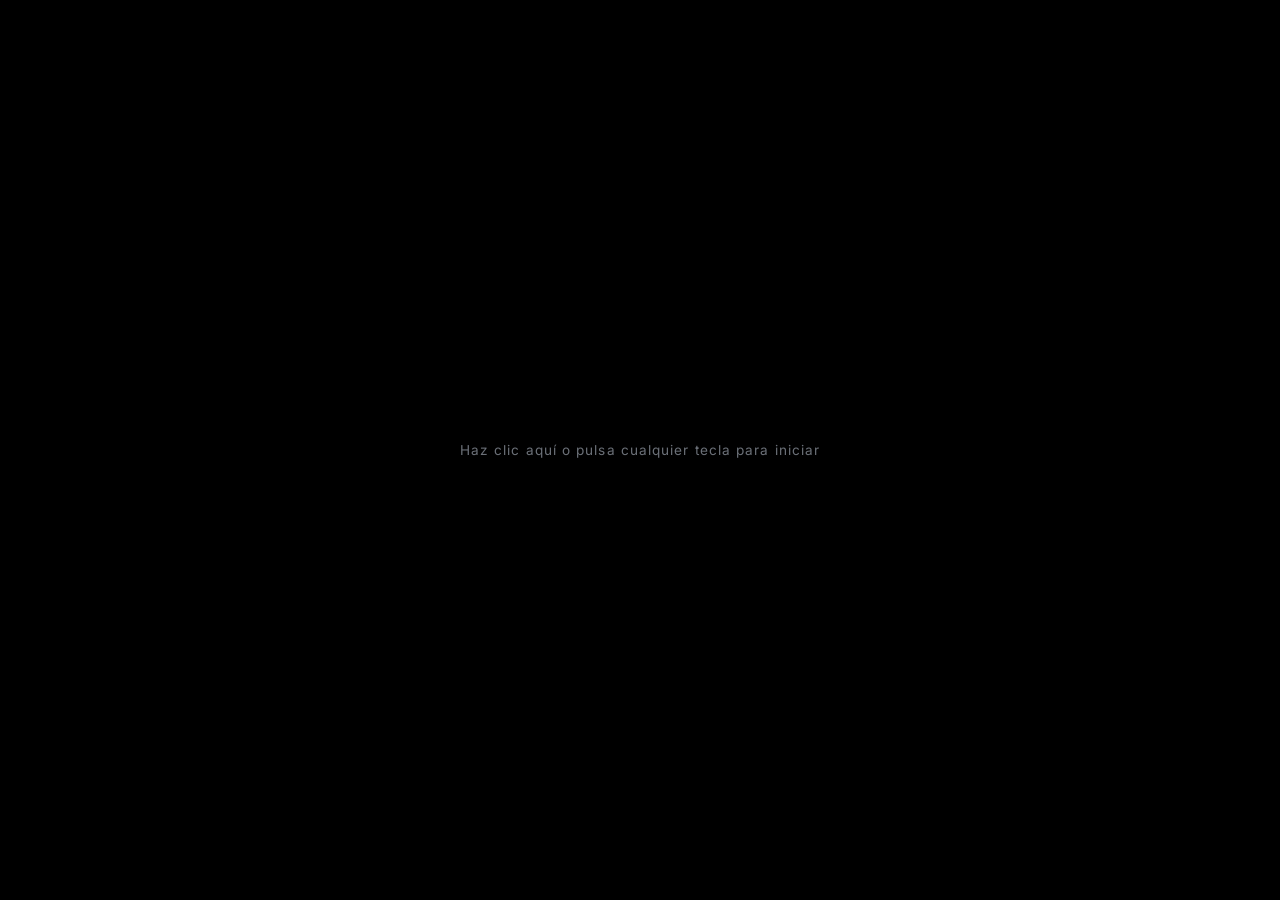
<file: index.html>
<!DOCTYPE html>
<html lang="es">
<head>
<meta charset="UTF-8">
<meta name="viewport" content="width=device-width, initial-scale=1.0">
<title>Cargando — Portafolio</title>
<link rel="stylesheet" href="style.css">
<style>
  body {
    margin: 0;
    background: #000;
    height: 100vh;
    overflow: hidden; 
    display: flex;
    align-items: center;
    justify-content: center;
  }
  video {
    position: absolute;
    width: 100%;
    height: 100%;
    object-fit: cover;
    opacity: 0;
    transition: opacity 0.4s ease;
    z-index: 1;
  }
  .start-screen {
    position: absolute;
    inset: 0;
    z-index: 10;
    background: #000;
    display: flex;
    align-items: center;
    justify-content: center;
  }
  .start-btn {
    background: none;
    border: none;
    color: var(--dim, #6b7078);
    font-family: inherit;
    font-size: 0.85rem;
    letter-spacing: 0.08em;
    cursor: pointer;
    animation: promptBlink 1.6s ease-in-out infinite;
    padding: 20px; 
    width: 100%;
    height: 100%;
  }
  @keyframes promptBlink {
    0%, 100% { opacity: 0; }
    50% { opacity: 1; }
  }
  .skip {
    position: fixed;
    top: 20px;
    right: 24px;
    font-size: 0.75rem;
    color: var(--dim, #6b7078);
    letter-spacing: 0.04em;
    z-index: 30;
    padding: 8px;
    display: none;
    background: none;
    border: none;
    cursor: pointer;
    transition: color 0.2s ease;
  }
  .skip:hover { color: var(--cyan, #4d9fff); }
  .fade-out {
    animation: fadeOutAll 0.6s ease forwards;
  }
  @keyframes fadeOutAll {
    to { opacity: 0; }
  }
</style>
</head>
<body id="boot-body">

  <!-- Reproductores de audio: viven en esta página, y cada página del sitio
       tiene su propia copia. xmb.js sincroniza la posición de audio-bg
       entre páginas usando sessionStorage para que no se sienta "cortado". -->
  <audio id="audio-bg" src="assets/bg-sound.mp3" loop></audio>
  <audio id="audio-click" src="assets/click.mp3"></audio>
  <audio id="audio-back" src="assets/back.mp3"></audio>
  <audio id="audio-hover" src="assets/hover.mp3"></audio>

  <button class="skip" id="skip-btn">Saltar intro ▸</button>

  <div class="start-screen" id="start-screen">
    <button class="start-btn" id="start-btn">Haz clic aquí o pulsa cualquier tecla para iniciar</button>
  </div>

  <video id="intro-video" playsinline>
    <source src="assets/ps2-intro.mp4" type="video/mp4">
  </video>

  <script src="xmb.js"></script>
  <script>
    const startScreen = document.getElementById('start-screen');
    const startBtn = document.getElementById('start-btn');
    const video = document.getElementById('intro-video');
    const skipBtn = document.getElementById('skip-btn');
    const bootBody = document.getElementById('boot-body');
    
    let hasStarted = false;
    let navigated = false;

    // Enciende la música de fondo (esto SÍ es un gesto real del usuario,
    // así que el navegador lo permite sin restricciones).
    function unlockAudio() {
      try { 
        const bg = document.getElementById('audio-bg');
        if (bg && bg.paused) { 
          bg.volume = 0.4; 
          bg.play().catch(e => console.warn("Audio bloqueado por navegador")); 
        }
      } catch(e){ console.error("Error de audio."); } 
    }

    function goToHub() {
      if (navigated) return;
      navigated = true;
      unlockAudio(); // Por si saltan la intro muy rápido
      try { 
        const click = document.getElementById('audio-click');
        if(click) { click.currentTime = 0; click.play(); }
      } catch(e){} 
      
      bootBody.classList.add('fade-out');
      setTimeout(() => { window.location.href = 'inicio.html'; }, 550);
    }

    function startSequence() {
      if (hasStarted) return;
      hasStarted = true;

      unlockAudio(); // Este es el clic clave que arranca todo el sonido

      startScreen.style.display = 'none';
      skipBtn.style.display = 'block';

      video.style.opacity = '1';
      video.play().catch(error => {
        goToHub(); 
      });
    }

    startBtn.addEventListener('click', startSequence);
    startScreen.addEventListener('click', startSequence); 
    document.addEventListener('keydown', startSequence);

    video.addEventListener('ended', goToHub);
    skipBtn.addEventListener('click', (e) => {
      e.stopPropagation();
      goToHub();
    });
  </script>
</body>
</html>
</file>
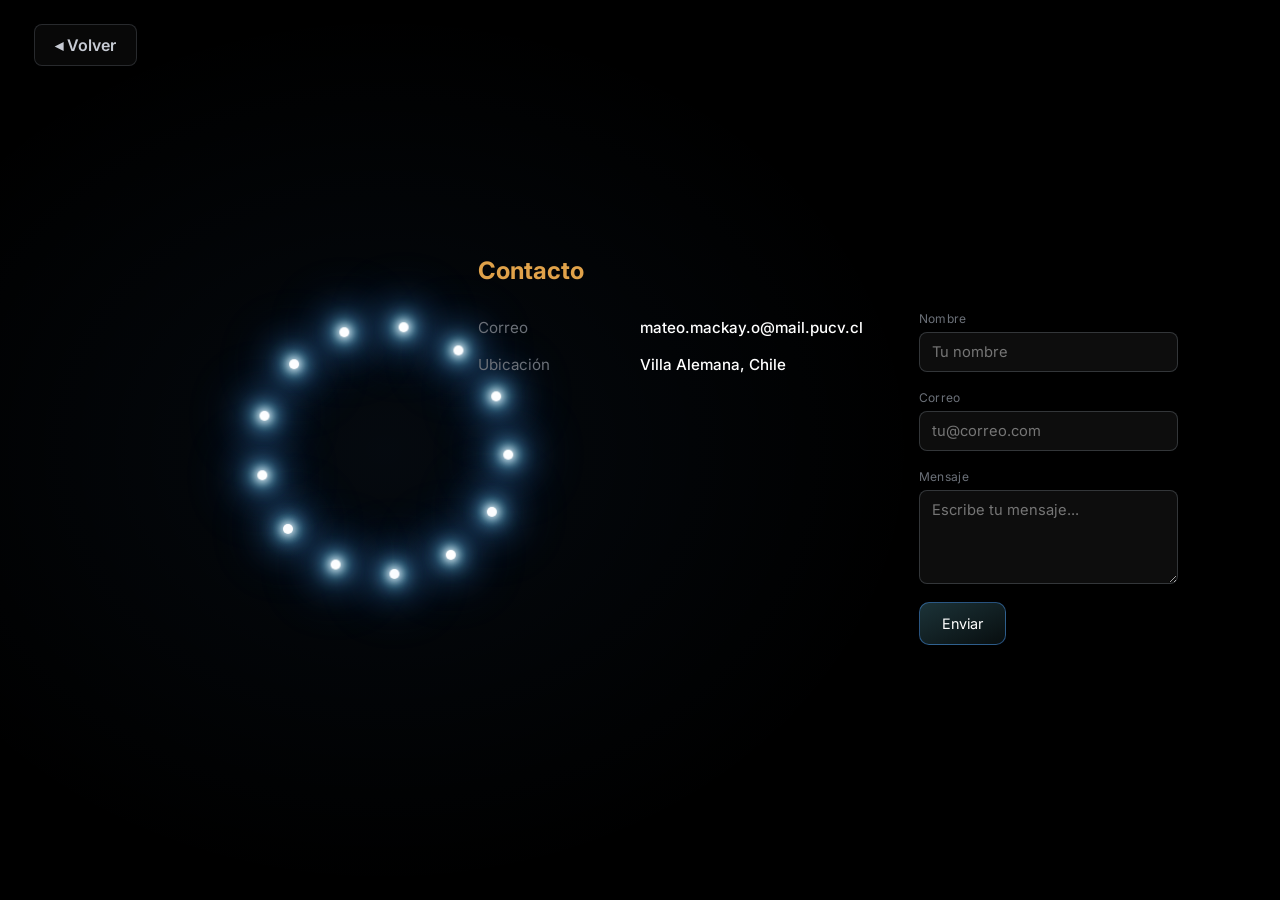
<file: contacto.html>
<!DOCTYPE html>
<html lang="es">
<head>
<meta charset="UTF-8">
<meta name="viewport" content="width=device-width, initial-scale=1.0">
<title>Contacto — Portafolio</title>
<link rel="stylesheet" href="style.css">
</head>
<body>
  <!-- Reproductores de audio (locales a esta página) -->
  <audio id="audio-bg" src="assets/bg-sound.mp3" loop></audio>
  <audio id="audio-click" src="assets/click.mp3"></audio>
  <audio id="audio-back" src="assets/back.mp3"></audio>
  <audio id="audio-hover" src="assets/hover.mp3"></audio>

  <a href="inicio.html" class="back-link">◂ Volver</a>

  <div class="page">
    <div class="stage">
      <div class="content-block wide">
        <h1 class="panel-title">Contacto</h1>

        <div class="contact-grid">
          <div class="contact-list">
            <div class="kv-row"><span class="k">Correo</span><span class="v">mateo.mackay.o@mail.pucv.cl</span></div>
            <div class="kv-row"><span class="k">Ubicación</span><span class="v">Villa Alemana, Chile</span></div>
          </div>

          <form id="contact-form" onsubmit="return false;">
            <div class="field">
              <label for="name">Nombre</label>
              <input id="name" type="text" placeholder="Tu nombre" required>
            </div>
            <div class="field">
              <label for="email">Correo</label>
              <input id="email" type="email" placeholder="tu@correo.com" required>
            </div>
            <div class="field">
              <label for="msg">Mensaje</label>
              <textarea id="msg" rows="4" placeholder="Escribe tu mensaje..." required></textarea>
            </div>
            <button class="submit-btn" type="submit">Enviar</button>
          </form>
        </div>
      </div>
    </div>
  </div>

  <script src="xmb.js"></script>
  <script>
    document.addEventListener('keydown', (e) => {
      if (e.key === 'Escape' || e.key === 'Backspace') {
        if(window.sysAudio) window.sysAudio.back(); 
        setTimeout(() => {
          window.location.href = 'inicio.html';
        }, 250);
      }
    });

    document.getElementById('contact-form').addEventListener('submit', () => {
      alert('Formulario de ejemplo: conecta esto a un servicio de envío de correos (Formspree, EmailJS, etc.) para que funcione de verdad.');
    });
  </script>
</body>
</html>
</file>
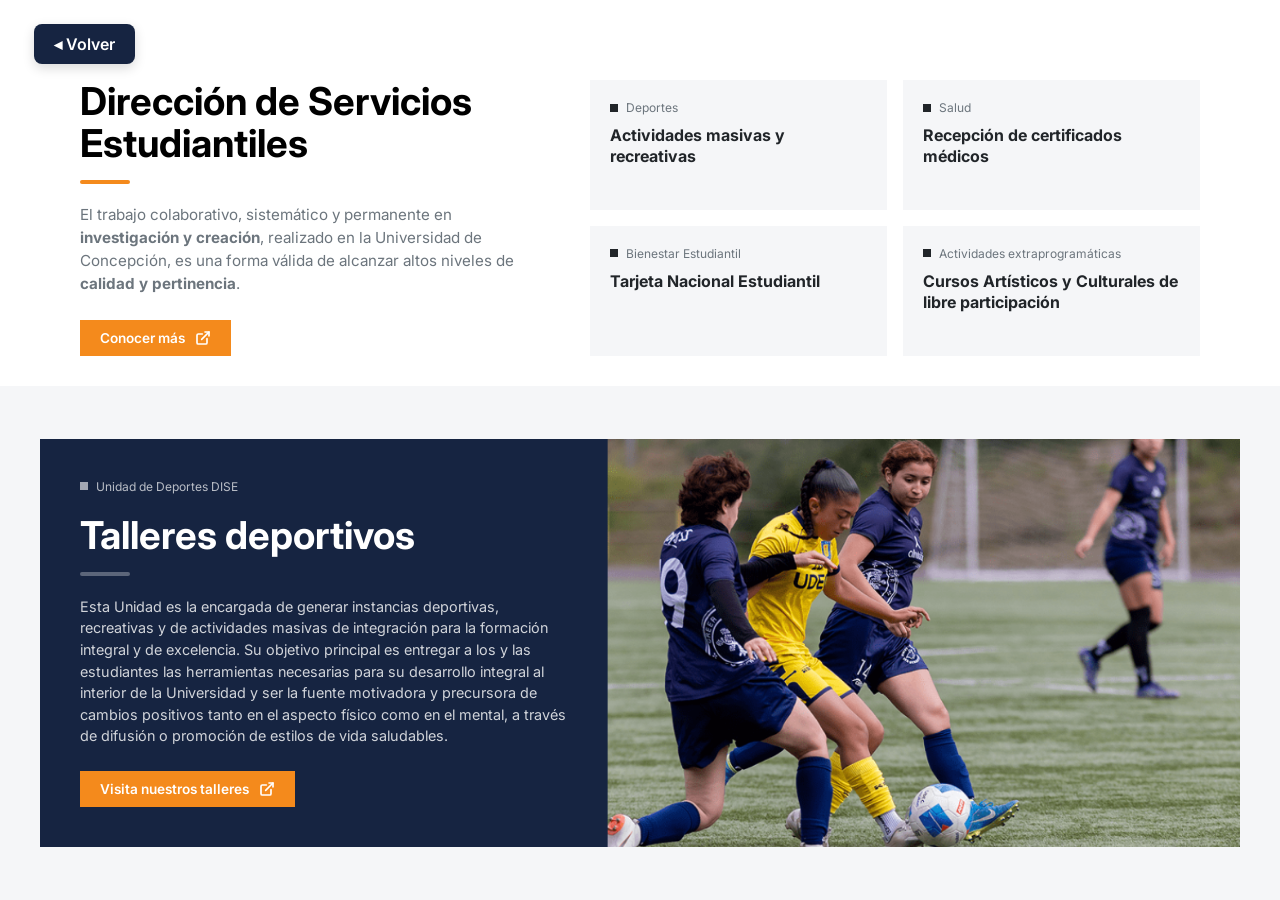
<file: ejercicio-1.html>
<!DOCTYPE html>
<html lang="es">
<head>
<meta charset="UTF-8">
<meta name="viewport" content="width=device-width, initial-scale=1.0">
<title>Réplica Servicios Estudiantiles — Portafolio</title>
<link rel="stylesheet" href="style.css">
<style>
  /* --- 1. APAGAR EL ENTORNO XMB Y BLOQUEAR SCROLL --- */
  .xmb-bg, .status-corner { display: none !important; }
  
  body, html {
    background-color: #ffffff !important;
    overflow: hidden !important; /* Bloquea el scroll por completo */
    height: 100vh !important; /* Fija la altura al 100% de la ventana */
    margin: 0;
    padding: 0;
  }

  /* --- 2. ADAPTAR EL BOTÓN VOLVER --- */
  .back-link {
    background-color: #162441 !important; 
    color: #ffffff !important;
    border: none !important;
    box-shadow: 0 4px 12px rgba(0,0,0,0.15);
    z-index: 100;
  }
  .back-link:hover {
    background-color: #f48a1c !important; 
    transform: translateX(-4px);
  }

  /* --- 3. VARIABLES Y ESTRUCTURA MAESTRA --- */
  :root {
    --replica-orange: #f48a1c;
    --replica-dark-blue: #162441;
    --replica-light-grey: #f5f6f8;
    --replica-text-dark: #212529;
    --replica-text-grey: #6c757d;
  }

  .replica-wrapper {
    width: 100vw;
    height: 100vh; /* Ocupa exactamente toda la pantalla */
    display: flex;
    flex-direction: column; /* Apila arriba y abajo */
    font-family: 'Inter', 'Segoe UI', sans-serif;
    color: var(--replica-text-dark);
  }

  /* --- 4. SECCIÓN SUPERIOR (Se ajusta al contenido) --- */
  .replica-container-centered {
    max-width: 1200px;
    width: 100%;
    margin: 0 auto;
    padding: 80px 40px 30px; /* Padding top deja espacio al botón volver */
    flex-shrink: 0; /* Evita que esta sección se aplaste */
  }

  .replica-section-top {
    display: flex;
    gap: 40px;
  }

  .replica-left-header {
    flex: 1;
    min-width: 300px;
  }

  .replica-left-header h1 {
    font-weight: 700;
    font-size: clamp(2rem, 3vw, 2.6rem); /* Ligeramente más pequeño para no desbordar */
    margin: 0 0 16px;
    line-height: 1.1;
    color: #000;
  }

  .replica-hr-top {
    border: none;
    height: 4px;
    background-color: var(--replica-orange);
    width: 50px;
    margin: 0 0 20px;
    border-radius: 2px;
  }

  .replica-left-header p {
    color: var(--replica-text-grey);
    font-size: 0.95rem;
    line-height: 1.5;
    margin: 0 0 24px;
  }

  .replica-grid-top {
    flex: 1.3;
    display: grid;
    grid-template-columns: repeat(2, 1fr);
    gap: 16px;
  }

  .replica-card-top {
    background-color: var(--replica-light-grey);
    padding: 20px;
    display: flex;
    flex-direction: column;
    gap: 10px;
  }

  .replica-card-category {
    display: flex;
    align-items: center;
    gap: 8px;
    font-size: 0.75rem;
    color: var(--replica-text-grey);
  }

  .replica-card-category .square {
    width: 8px;
    height: 8px;
    background-color: var(--replica-text-dark);
  }

  .replica-card-top h3 {
    font-weight: 700;
    font-size: 1rem;
    margin: 0;
    line-height: 1.3;
    color: var(--replica-text-dark);
  }

  /* --- 5. SECCIÓN INFERIOR (Rellena el espacio sobrante) --- */
  .replica-section-bottom-bg {
    background-color: var(--replica-light-grey);
    width: 100%;
    flex-grow: 1; /* Esto hace que el fondo gris rellene todo el espacio hasta abajo */
    display: flex;
    align-items: center; /* Centra el bloque interior verticalmente */
    padding: 20px 40px;
  }

  .replica-section-bottom {
    max-width: 1200px;
    width: 100%;
    margin: 0 auto;
    display: flex;
    align-items: stretch; /* ESTO HACE QUE TEXTO E IMAGEN MIDAN LO MISMO */
    background-color: #ffffff;
  }

  .replica-sports-text {
    flex: 1;
    background-color: var(--replica-dark-blue);
    color: #ffffff;
    padding: 40px;
    display: flex;
    flex-direction: column;
    justify-content: center;
  }

  .replica-sports-category {
    display: flex;
    align-items: center;
    gap: 8px;
    font-size: 0.75rem;
    color: rgba(255, 255, 255, 0.7);
    margin-bottom: 20px;
  }

  .replica-sports-category .square {
    width: 8px;
    height: 8px;
    background-color: rgba(255, 255, 255, 0.6);
  }

  .replica-sports-text h1 {
    font-weight: 700;
    font-size: clamp(1.8rem, 3vw, 2.4rem);
    margin: 0 0 16px;
    line-height: 1.1;
  }

  .replica-hr-bottom {
    border: none;
    height: 4px;
    background-color: rgba(255, 255, 255, 0.3);
    width: 50px;
    margin: 0 0 20px;
    border-radius: 2px;
  }

  .replica-sports-text p {
    font-size: 0.9rem;
    line-height: 1.5;
    margin: 0 0 24px;
    color: rgba(255, 255, 255, 0.8);
  }

  .replica-sports-image {
    flex: 1.3;
    position: relative; /* Clave para el truco de la altura perfecta */
  }

  .replica-sports-image img {
    position: absolute;
    top: 0;
    left: 0;
    width: 100%;
    height: 100%;
    object-fit: cover;
    display: block;
  }

  /* --- 6. BOTONES --- */
  .replica-btn {
    display: inline-flex;
    align-items: center;
    gap: 10px;
    background-color: var(--replica-orange);
    color: #ffffff;
    border: none;
    padding: 10px 20px;
    font-family: inherit;
    font-size: 0.85rem;
    font-weight: 600;
    text-decoration: none;
    transition: background-color 0.2s ease, transform 0.2s ease;
    cursor: pointer;
    width: fit-content;
  }

  .replica-btn:hover {
    background-color: #d87612;
    transform: translateY(-2px);
  }
</style>
</head>
<body>
  <!-- Reproductores de audio (locales a esta página) -->
  <audio id="audio-bg" src="assets/bg-sound.mp3" loop></audio>
  <audio id="audio-click" src="assets/click.mp3"></audio>
  <audio id="audio-back" src="assets/back.mp3"></audio>
  <audio id="audio-hover" src="assets/hover.mp3"></audio>

  
  <a href="entregas.html" class="back-link">◂ Volver</a>

  <main class="replica-wrapper">
    
    <div class="replica-container-centered">
      <div class="replica-section-top">
        
        <div class="replica-left-header">
          <h1>Dirección de Servicios Estudiantiles</h1>
          <hr class="replica-hr-top">
          <p>El trabajo colaborativo, sistemático y permanente en <strong>investigación y creación</strong>, realizado en la Universidad de Concepción, es una forma válida de alcanzar altos niveles de <strong>calidad y pertinencia</strong>.</p>
          <a href="#" class="replica-btn">Conocer más<svg width="16" height="16" viewBox="0 0 24 24" fill="none" stroke="currentColor" stroke-width="2.5" stroke-linecap="round" stroke-linejoin="round"><path d="M18 13v6a2 2 0 0 1-2 2H5a2 2 0 0 1-2-2V8a2 2 0 0 1 2-2h6"></path><polyline points="15 3 21 3 21 9"></polyline><line x1="10" y1="14" x2="21" y2="3"></line></svg></a>
        </div>

        <div class="replica-grid-top">
          <article class="replica-card-top">
            <div class="replica-card-category"><span class="square"></span>Deportes</div>
            <h3>Actividades masivas y recreativas</h3>
          </article>
          <article class="replica-card-top">
            <div class="replica-card-category"><span class="square"></span>Salud</div>
            <h3>Recepción de certificados médicos</h3>
          </article>
          <article class="replica-card-top">
            <div class="replica-card-category"><span class="square"></span>Bienestar Estudiantil</div>
            <h3>Tarjeta Nacional Estudiantil</h3>
          </article>
          <article class="replica-card-top">
            <div class="replica-card-category"><span class="square"></span>Actividades extraprogramáticas</div>
            <h3>Cursos Artísticos y Culturales de libre participación</h3>
          </article>
        </div>

      </div>
    </div>

    <!-- Zona gris que se estira automáticamente para llenar la pantalla -->
    <div class="replica-section-bottom-bg">
      <div class="replica-section-bottom">
        
        <div class="replica-sports-text">
          <div class="replica-sports-category"><span class="square"></span>Unidad de Deportes DISE</div>
          <h1>Talleres deportivos</h1>
          <hr class="replica-hr-bottom">
          <p>Esta Unidad es la encargada de generar instancias deportivas, recreativas y de actividades masivas de integración para la formación integral y de excelencia. Su objetivo principal es entregar a los y las estudiantes las herramientas necesarias para su desarrollo integral al interior de la Universidad y ser la fuente motivadora y precursora de cambios positivos tanto en el aspecto físico como en el mental, a través de difusión o promoción de estilos de vida saludables.</p>
          <a href="#" class="replica-btn">Visita nuestros talleres<svg width="16" height="16" viewBox="0 0 24 24" fill="none" stroke="currentColor" stroke-width="2.5" stroke-linecap="round" stroke-linejoin="round"><path d="M18 13v6a2 2 0 0 1-2 2H5a2 2 0 0 1-2-2V8a2 2 0 0 1 2-2h6"></path><polyline points="15 3 21 3 21 9"></polyline><line x1="10" y1="14" x2="21" y2="3"></line></svg></a>
        </div>

        <div class="replica-sports-image">
          <img src="assets/fotoejercicio3.webp" alt="Jugadoras de fútbol UdeC">
        </div>

      </div>
    </div>

  </main>

  <script src="xmb.js"></script>
  <script>
    document.addEventListener('keydown', (e) => {
      if (e.key === 'Escape' || e.key === 'Backspace') {
        if(window.sysAudio) window.sysAudio.back(); 
        setTimeout(() => {
          window.location.href = 'entregas.html';
        }, 250);
      }
    });

    document.querySelectorAll('.replica-btn').forEach(btn => {
      btn.addEventListener('click', (e) => {
        e.preventDefault();
        if(window.sysAudio) window.sysAudio.click();
      });
    });
  </script>
</body>
</html>
</file>
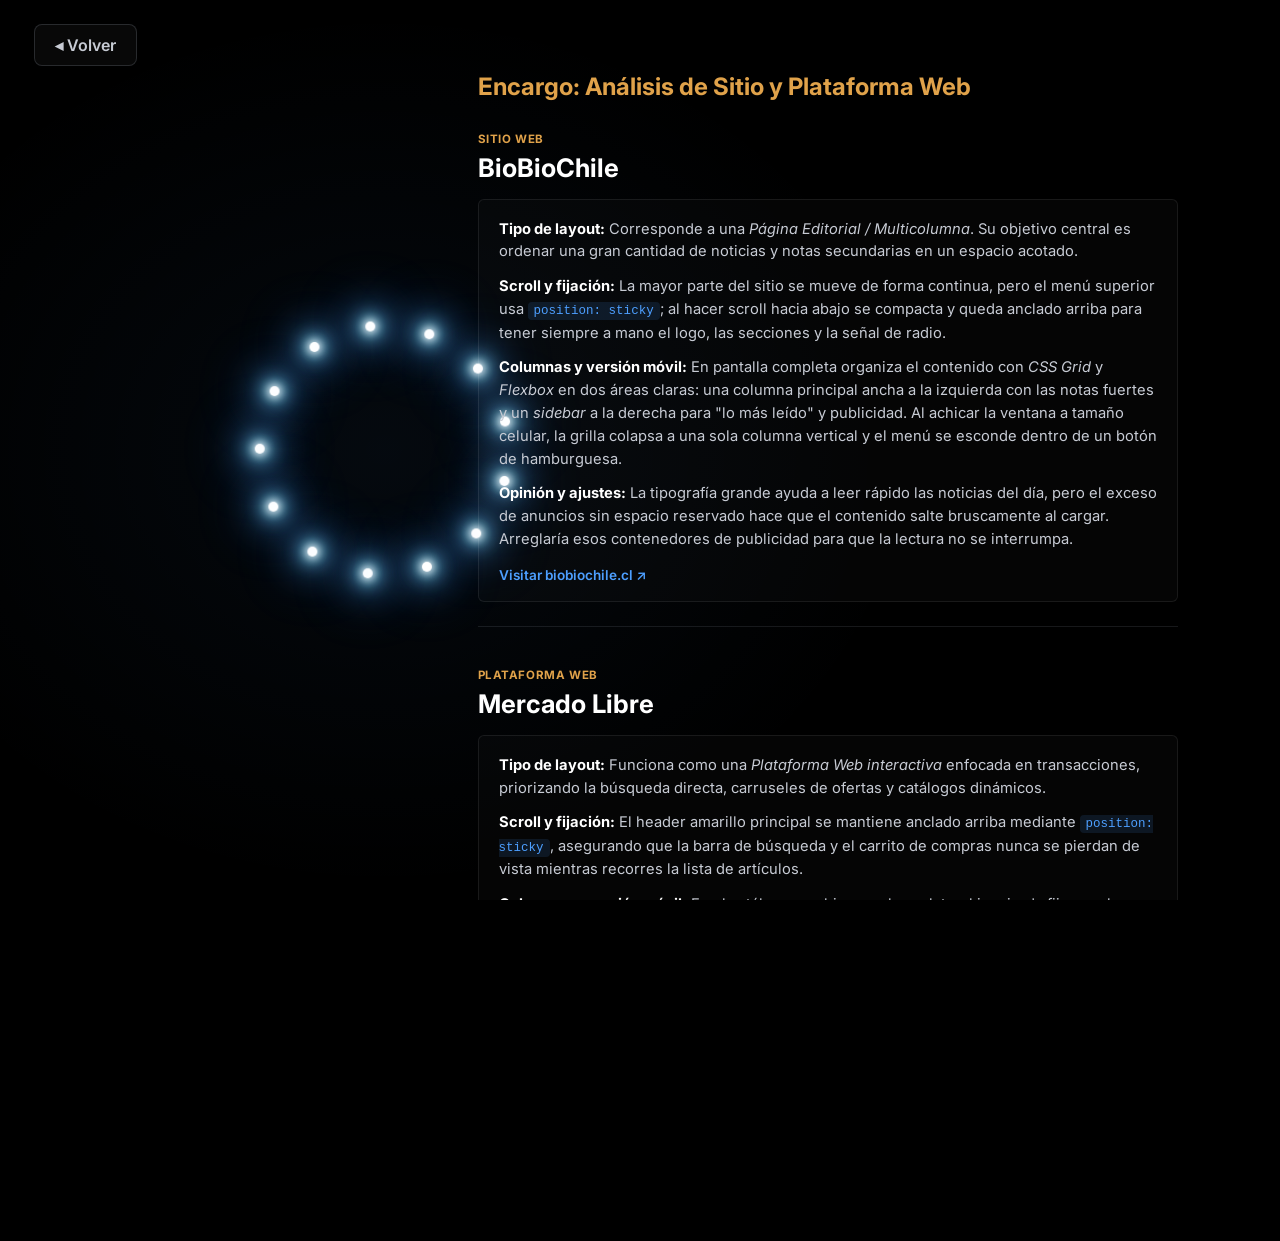
<file: ejercicio-2.html>
<!DOCTYPE html>
<html lang="es">
<head>
<meta charset="UTF-8">
<meta name="viewport" content="width=device-width, initial-scale=1.0">
<title>Ejercicio 2 — Análisis Web — Portafolio</title>
<link rel="stylesheet" href="style.css">
<style>
  .analysis-section {
    margin-bottom: 36px;
    padding-bottom: 24px;
    border-bottom: 1px solid rgba(220, 235, 255, 0.1);
  }

  .analysis-section:last-of-type {
    border-bottom: none;
    margin-bottom: 10px;
    padding-bottom: 0;
  }

  .analysis-tag {
    display: inline-block;
    font-size: 0.72rem;
    letter-spacing: 0.05em;
    color: var(--accent-amber);
    font-weight: 700;
    text-transform: uppercase;
    margin-bottom: 6px;
  }

  .site-title {
    font-size: clamp(1.3rem, 2.5vw, 1.6rem);
    font-weight: 700;
    color: var(--white);
    margin: 0 0 16px;
  }

  .summary-card {
    background: rgba(255, 255, 255, 0.02);
    border: 1px solid rgba(255, 255, 255, 0.08);
    border-radius: 6px;
    padding: 18px 20px;
    display: flex;
    flex-direction: column;
    gap: 12px;
  }

  .summary-card p {
    margin: 0;
    color: var(--ice);
    font-size: 0.92rem;
    line-height: 1.55;
  }

  .summary-card strong {
    color: var(--white);
  }

  .site-link {
    display: inline-flex;
    align-items: center;
    gap: 6px;
    margin-top: 4px;
    color: var(--cyan);
    font-size: 0.85rem;
    font-weight: 600;
    text-decoration: none;
    transition: color 0.2s ease, transform 0.2s ease;
    width: fit-content;
  }

  .site-link:hover {
    color: var(--white);
    transform: translateX(3px);
  }

  code {
    background: rgba(77, 159, 255, 0.12);
    color: var(--cyan);
    padding: 2px 6px;
    border-radius: 4px;
    font-size: 0.85em;
  }
</style>
</head>
<body>
  <!-- Reproductores de audio (locales a esta página) -->
  <audio id="audio-bg" src="assets/bg-sound.mp3" loop></audio>
  <audio id="audio-click" src="assets/click.mp3"></audio>
  <audio id="audio-back" src="assets/back.mp3"></audio>
  <audio id="audio-hover" src="assets/hover.mp3"></audio>

  <a href="entregas.html" class="back-link">◂ Volver</a>

  <div class="page">
    <div class="stage">
      <div class="content-block wide">
        <h1 class="panel-title">Encargo: Análisis de Sitio y Plataforma Web</h1>

        <!-- BIOBIOCHILE -->
        <article class="analysis-section">
          <span class="analysis-tag">Sitio Web</span>
          <h2 class="site-title">BioBioChile</h2>

          <div class="summary-card">
            <p><strong>Tipo de layout:</strong> Corresponde a una <em>Página Editorial / Multicolumna</em>. Su objetivo central es ordenar una gran cantidad de noticias y notas secundarias en un espacio acotado.</p>
            
            <p><strong>Scroll y fijación:</strong> La mayor parte del sitio se mueve de forma continua, pero el menú superior usa <code>position: sticky</code>; al hacer scroll hacia abajo se compacta y queda anclado arriba para tener siempre a mano el logo, las secciones y la señal de radio.</p>

            <p><strong>Columnas y versión móvil:</strong> En pantalla completa organiza el contenido con <em>CSS Grid</em> y <em>Flexbox</em> en dos áreas claras: una columna principal ancha a la izquierda con las notas fuertes y un <em>sidebar</em> a la derecha para "lo más leído" y publicidad. Al achicar la ventana a tamaño celular, la grilla colapsa a una sola columna vertical y el menú se esconde dentro de un botón de hamburguesa.</p>

            <p><strong>Opinión y ajustes:</strong> La tipografía grande ayuda a leer rápido las noticias del día, pero el exceso de anuncios sin espacio reservado hace que el contenido salte bruscamente al cargar. Arreglaría esos contenedores de publicidad para que la lectura no se interrumpa.</p>

            <a href="https://www.biobiochile.cl/" target="_blank" rel="noopener noreferrer" class="site-link">Visitar biobiochile.cl ↗</a>
          </div>
        </article>

        <!-- MERCADO LIBRE -->
        <article class="analysis-section">
          <span class="analysis-tag">Plataforma Web</span>
          <h2 class="site-title">Mercado Libre</h2>

          <div class="summary-card">
            <p><strong>Tipo de layout:</strong> Funciona como una <em>Plataforma Web interactiva</em> enfocada en transacciones, priorizando la búsqueda directa, carruseles de ofertas y catálogos dinámicos.</p>

            <p><strong>Scroll y fijación:</strong> El header amarillo principal se mantiene anclado arriba mediante <code>position: sticky</code>, asegurando que la barra de búsqueda y el carrito de compras nunca se pierdan de vista mientras recorres la lista de artículos.</p>

            <p><strong>Columnas y versión móvil:</strong> En el catálogo combina una barra lateral izquierda fija para los filtros (precio, marca, envíos) y una grilla modular flexible para las tarjetas de productos. En celular, la barra lateral desaparece para no apretar la pantalla y se resume en un botón flotante de "Filtrar", mientras que los productos permiten deslizarse horizontalmente con el dedo de forma natural.</p>

            <p><strong>Opinión y ajustes:</strong> Las tarjetas estandarizadas con el precio en verde y el sello "Full" funcionan excelente para comparar rápido sin marearse. Sin embargo, la portada repite demasiadas filas de carruseles casi idénticas; convendría agrupar mejor los bloques por categorías para no fatigar la navegación inicial.</p>

            <a href="https://www.mercadolibre.cl/" target="_blank" rel="noopener noreferrer" class="site-link">Visitar mercadolibre.cl ↗</a>
          </div>
        </article>

      </div>
    </div>
  </div>

  <script src="xmb.js"></script>
  <script>
    document.addEventListener('keydown', (e) => {
      if (e.key === 'Escape' || e.key === 'Backspace') {
        if(window.sysAudio) window.sysAudio.back(); 
        setTimeout(() => {
          window.location.href = 'entregas.html';
        }, 250);
      }
    });
  </script>
</body>
</html>
</file>
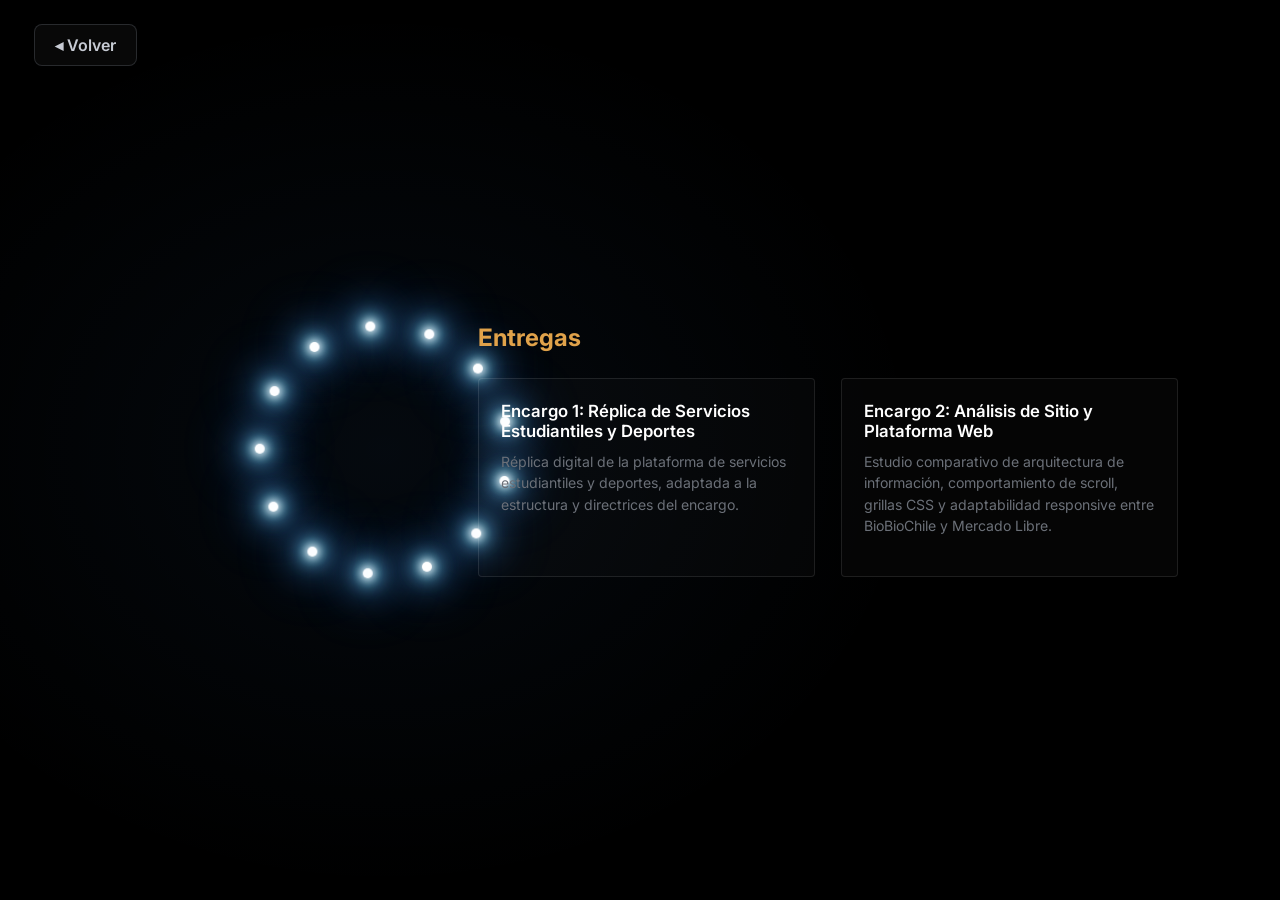
<file: entregas.html>
<!DOCTYPE html>
<html lang="es">
<head>
<meta charset="UTF-8">
<meta name="viewport" content="width=device-width, initial-scale=1.0">
<title>Entregas — Portafolio</title>
<link rel="stylesheet" href="style.css">
</head>
<body>
  <!-- Reproductores de audio (locales a esta página) -->
  <audio id="audio-bg" src="assets/bg-sound.mp3" loop></audio>
  <audio id="audio-click" src="assets/click.mp3"></audio>
  <audio id="audio-back" src="assets/back.mp3"></audio>
  <audio id="audio-hover" src="assets/hover.mp3"></audio>

  <a href="inicio.html" class="back-link">◂ Volver</a>

  <div class="page">
    <div class="stage">
      <div class="content-block wide">
        <h1 class="panel-title">Entregas</h1>

        <div class="card-grid">
          
          <article class="xmb-card" tabindex="0" onclick="window.location.href='ejercicio-1.html'">
            
            <h3>Encargo 1: Réplica de Servicios Estudiantiles y Deportes</h3>
            <p>Réplica digital de la plataforma de servicios estudiantiles y deportes, adaptada a la estructura y directrices del encargo.</p>
            <div class="stack">
              
            </div>
          </article>

          <article class="xmb-card" tabindex="0" onclick="window.location.href='ejercicio-2.html'">
            
            <h3>Encargo 2: Análisis de Sitio y Plataforma Web</h3>
            <p>Estudio comparativo de arquitectura de información, comportamiento de scroll, grillas CSS y adaptabilidad responsive entre BioBioChile y Mercado Libre.</p>
            <div class="stack">
              
            </div>
          </article>


        </div>
      </div>
    </div>
  </div>

  <script src="xmb.js"></script>
  <script>
    document.addEventListener('keydown', (e) => {
      if (e.key === 'Escape' || e.key === 'Backspace') {
        if(window.sysAudio) window.sysAudio.back(); 
        setTimeout(() => {
          window.location.href = 'inicio.html';
        }, 250);
      }
    });
  </script>
</body>
</html>
</file>
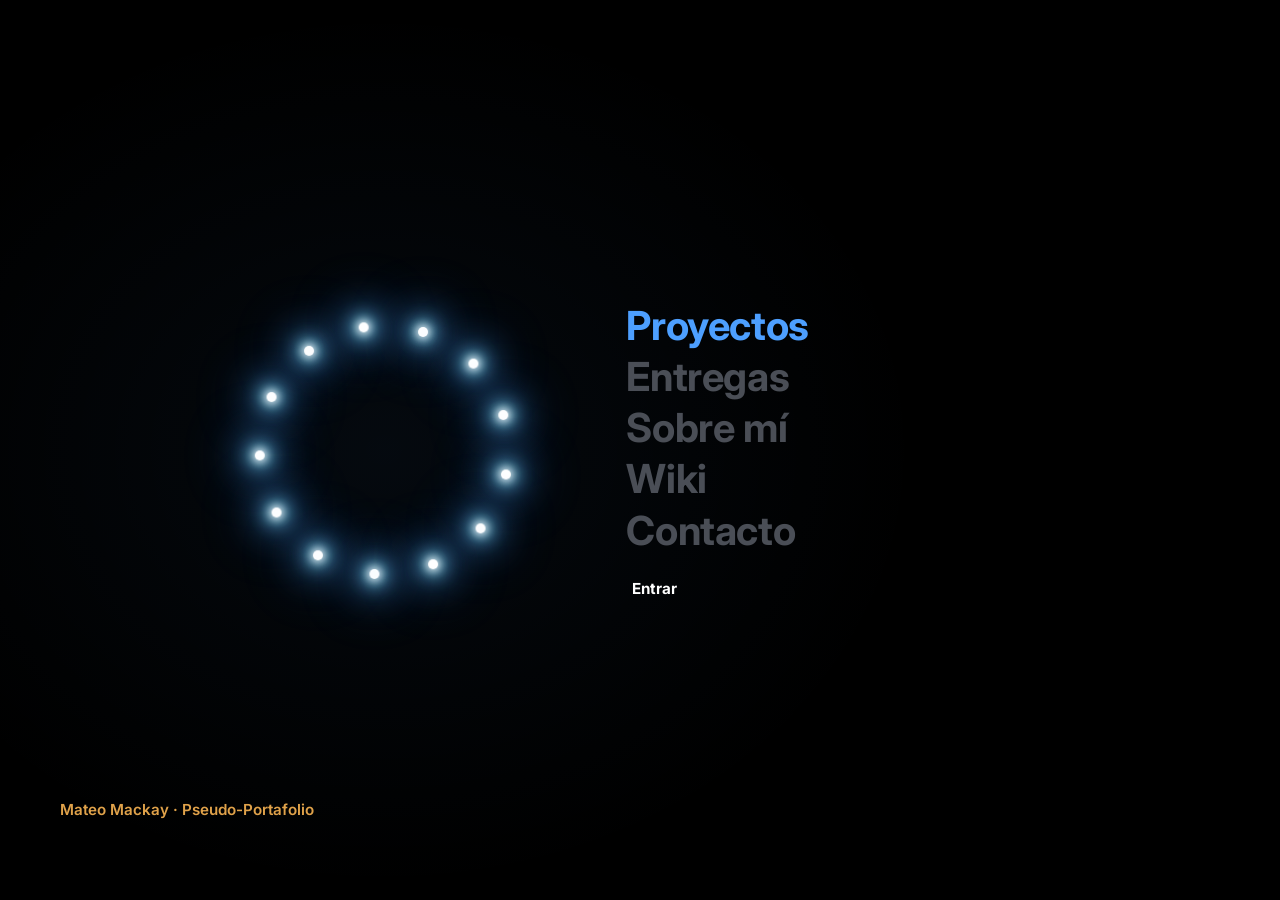
<file: inicio.html>
<!DOCTYPE html>
<html lang="es">
<head>
<meta charset="UTF-8">
<meta name="viewport" content="width=device-width, initial-scale=1.0">
<title>Inicio — Portafolio</title>
<link rel="stylesheet" href="style.css">
</head>
<body>
  <!-- Reproductores de audio (locales a esta página) -->
  <audio id="audio-bg" src="assets/bg-sound.mp3" loop></audio>
  <audio id="audio-click" src="assets/click.mp3"></audio>
  <audio id="audio-back" src="assets/back.mp3"></audio>
  <audio id="audio-hover" src="assets/hover.mp3"></audio>

  <div class="page">
    <div class="stage">
      <div class="content-block">
        <ul class="menu-list" id="menu-list">
          <li class="menu-item" data-href="proyectos.html">Proyectos</li>
          <li class="menu-item" data-href="entregas.html">Entregas</li>
          <li class="menu-item" data-href="sobre-mi.html">Sobre mí</li>
          <li class="menu-item" data-href="https://wiki.ead.pucv.cl/Mateo_Mackay">Wiki</li>
          <li class="menu-item" data-href="contacto.html">Contacto</li>
        </ul>

        <div class="menu-actions">
          <button id="action-enter" class="primary">Entrar</button>
        </div>
      </div>
    </div>
    
    <div class="status-corner">Mateo Mackay · Pseudo-Portafolio</div>
  </div>

  <script src="xmb.js"></script>
  <script>
    const items = Array.from(document.querySelectorAll('.menu-item'));
    
    const previewCopy = {
      'proyectos.html': 'Trabajos realizados durante la carrera y de forma independiente.',
      'entregas.html': 'Registro de encargos y entregas a lo largo del semestre en curso.',
      'https://wiki.ead.pucv.cl/Mateo_Mackay': 'Registro oficial de mis proyectos y bitácora en la Wiki de la EAD.',
      'sobre-mi.html': 'Quién soy, qué estudio y qué me interesa.',
      'contacto.html': 'Formas de contactarme.'
    };
    let idx = 0;

    function render() {
      items.forEach((it, i) => it.classList.toggle('active', i === idx));
    }

    function move(delta) {
      idx = (idx + delta + items.length) % items.length;
      render();
    }

    function enter() {
      if(window.sysAudio) window.sysAudio.click(); 
      
      const url = items[idx].dataset.href;
      if (url.startsWith('http')) {
        window.open(url, '_blank');
      } else {
        // Retraso para escuchar el sonido antes de navegar
        setTimeout(() => {
          window.location.href = url;
        }, 250);
      }
    }

    function preview() {
      alert(previewCopy[items[idx].dataset.href]);
    }

    items.forEach((it, i) => {
      it.addEventListener('click', () => {
        if (i === idx) { enter(); return; }
        idx = i;
        render();
      });
    });

    document.getElementById('action-enter').addEventListener('click', enter);

    document.addEventListener('keydown', (e) => {
      if (e.key === 'ArrowDown') move(1);
      else if (e.key === 'ArrowUp') move(-1);
      else if (e.key === 'Enter') enter();
    });

    render();
  </script>
</body>
</html>
</file>
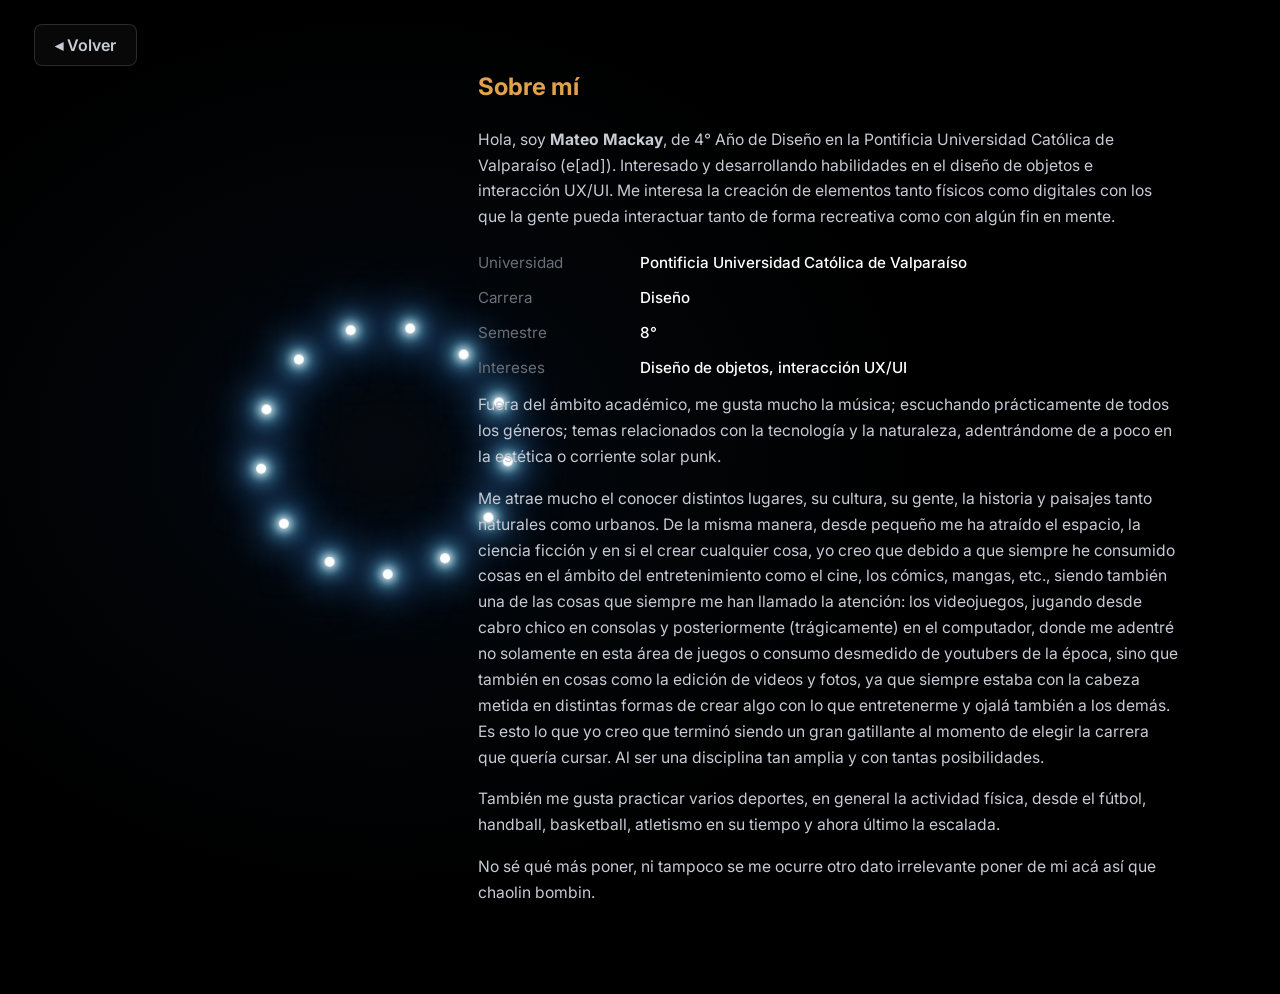
<file: sobre-mi.html>
<!DOCTYPE html>
<html lang="es">
<head>
<meta charset="UTF-8">
<meta name="viewport" content="width=device-width, initial-scale=1.0">
<title>Sobre mí — Portafolio</title>
<link rel="stylesheet" href="style.css">
</head>
<body>
  <!-- Reproductores de audio (locales a esta página) -->
  <audio id="audio-bg" src="assets/bg-sound.mp3" loop></audio>
  <audio id="audio-click" src="assets/click.mp3"></audio>
  <audio id="audio-back" src="assets/back.mp3"></audio>
  <audio id="audio-hover" src="assets/hover.mp3"></audio>

  <a href="inicio.html" class="back-link">◂ Volver</a>

  <div class="page">
    <div class="stage">
      <div class="content-block wide">
        <h1 class="panel-title">Sobre mí</h1>

        <div class="panel-body">
          <p>
            Hola, soy <strong>Mateo Mackay</strong>, de 4° Año de Diseño en la Pontificia Universidad Católica de Valparaíso (e[ad]). 
            Interesado y desarrollando habilidades en el diseño de objetos e interacción UX/UI. Me interesa la creación de elementos tanto físicos como digitales con los que la gente pueda interactuar tanto de forma recreativa como con algún fin en mente.
          </p>
        </div>

        <div class="kv-list">
          <div class="kv-row"><span class="k">Universidad</span><span class="v">Pontificia Universidad Católica de Valparaíso</span></div>
          <div class="kv-row"><span class="k">Carrera</span><span class="v">Diseño</span></div>
          <div class="kv-row"><span class="k">Semestre</span><span class="v">8°</span></div>
          <div class="kv-row"><span class="k">Intereses</span><span class="v">Diseño de objetos, interacción UX/UI</span></div>
        </div>

        <div class="panel-body">
          <p>Fuera del ámbito académico, me gusta mucho la música; escuchando prácticamente de todos los géneros; temas relacionados con la tecnología y la naturaleza, adentrándome de a poco en la estética o corriente solar punk.</p> 
          <p>Me atrae mucho el conocer distintos lugares, su cultura, su gente, la historia y paisajes tanto naturales como urbanos. De la misma manera, desde pequeño me ha atraído el espacio, la ciencia ficción y en si el crear cualquier cosa, yo creo que debido a que siempre he consumido cosas en el ámbito del entretenimiento como el cine, los cómics, mangas, etc., siendo también una de las cosas que siempre me han llamado la atención: los videojuegos, jugando desde cabro chico en consolas y posteriormente (trágicamente) en el computador, donde me adentré no solamente en esta área de juegos o consumo desmedido de youtubers de la época, sino que también en cosas como la edición de videos y fotos, ya que siempre estaba con la cabeza metida en distintas formas de crear algo con lo que entretenerme y ojalá también a los demás. Es esto lo que yo creo que terminó siendo un gran gatillante al momento de elegir la carrera que quería cursar. Al ser una disciplina tan amplia y con tantas posibilidades.</p>
          <p>También me gusta practicar varios deportes, en general la actividad física, desde el fútbol, handball, basketball, atletismo en su tiempo y ahora último la escalada.</p>
          <p>No sé qué más poner, ni tampoco se me ocurre otro dato irrelevante poner de mi acá así que chaolin bombin.</p>
        </div>
      </div>
    </div>
  </div>

  <script src="xmb.js"></script>
  <script>
    document.addEventListener('keydown', (e) => {
      if (e.key === 'Escape' || e.key === 'Backspace') {
        if(window.sysAudio) window.sysAudio.back(); 
        setTimeout(() => {
          window.location.href = 'inicio.html';
        }, 250);
      }
    });
  </script>
</body>
</html>
</file>
<file: style.css>
@import url('https://fonts.googleapis.com/css2?family=Inter:ital,wght@0,400;0,500;0,600;0,700;0,800;1,400&display=swap');

:root {
  --black: #000000;
  --near-black: #050506;
  --ice: #c7cbd4;
  --white: #ffffff;
  --dim: #6b7078;
  --dim-2: #4a4e56;
  --accent-blue: #4d9fff;
  --accent-amber: #e0a24a;
  --glow: rgba(77, 159, 255, 0.45);

  /* kept for the boot legend glyphs on the intro page */
  --btn-x: #6fa8ff;
  --btn-o: #ff8f8f;
  --btn-sq: #ff9de0;
  --btn-tri: #6fe6c2;
  --cyan: #4d9fff;

  --ease-xmb: cubic-bezier(0.22, 0.61, 0.36, 1);
}

* { box-sizing: border-box; }

html, body {
  margin: 0;
  padding: 0;
  width: 100%;
  height: 100%;
  overflow-x: hidden;
  background: var(--black);
  color: var(--ice);
  font-family: 'Inter', 'Segoe UI', sans-serif;
  font-weight: 400;
  -webkit-font-smoothing: antialiased;
}

::selection { background: var(--cyan); color: var(--black); }

a { color: inherit; text-decoration: none; }

button {
  font-family: inherit;
  background: none;
  border: none;
  color: inherit;
  cursor: pointer;
}

/* ---------- Ambient background: Las estrellas de PS2 ---------- */
.xmb-bg {
  position: fixed;
  inset: 0;
  z-index: 0;
  background: radial-gradient(ellipse 60% 70% at 30% 50%, rgba(77,159,255,0.06) 0%, transparent 70%), var(--black);
  overflow: hidden;
}

/* Nodos brillantes con Halo y Estela */
.light-orb {
  position: absolute;
  top: 0; left: 0;
  width: 10px;
  height: 10px;
  background: #ffffff;
  border-radius: 50%;
  box-shadow:
    0 0 8px 2px rgba(255, 255, 255, 0.9),
    0 0 18px 6px rgba(127, 231, 255, 0.8),
    0 0 35px 12px rgba(77, 159, 255, 0.5),
    0 0 60px 20px rgba(77, 159, 255, 0.2);
  will-change: transform;
  
  cursor: pointer;
  pointer-events: auto;
  z-index: 10;
}

/* ---------- Focus & accessibility ---------- */

:focus-visible {
  outline: 2px solid var(--cyan);
  outline-offset: 4px;
  border-radius: 4px;
}

@media (prefers-reduced-motion: reduce) {
  *, *::before, *::after {
    animation-duration: 0.001ms !important;
    animation-iteration-count: 1 !important;
    transition-duration: 0.001ms !important;
  }
}

/* ---------- Corner chrome (clock + button legend) ---------- */

.chrome-top {
  position: fixed;
  top: 0;
  left: 0;
  right: 0;
  z-index: 5;
  display: flex;
  justify-content: space-between;
  align-items: center;
  padding: 22px 34px 0;
  font-size: 0.72rem;
  letter-spacing: 0.04em;
  color: var(--dim);
  pointer-events: none;
}

.chrome-bottom {
  position: fixed;
  bottom: 0;
  left: 0;
  right: 0;
  z-index: 5;
  display: flex;
  justify-content: space-between;
  align-items: center;
  padding: 0 34px 20px;
  font-size: 0.75rem;
  color: var(--dim);
}

.btn-legend {
  display: flex;
  gap: 20px;
  align-items: center;
}

.btn-legend span {
  display: inline-flex;
  align-items: center;
  gap: 8px;
}

.glyph {
  width: 18px;
  height: 18px;
  display: inline-grid;
  place-items: center;
  font-size: 0.85rem;
  line-height: 1;
}

.glyph.x { color: var(--btn-x); }
.glyph.o { color: var(--btn-o); }
.glyph.sq { color: var(--btn-sq); }
.glyph.tri { color: var(--btn-tri); }

/* ---------- Page shell ---------- */

.page {
  position: relative;
  z-index: 2;
  min-height: 100vh;
  display: flex;
  flex-direction: column;
}

/* ---------- Standby-menu content block ---------- */

.stage {
  position: relative;
  z-index: 2;
  flex: 1;
  display: flex;
  /* Cambio clave: flex-start evita que el texto largo se coma el borde superior */
  align-items: flex-start; 
  justify-content: flex-end;
  /* Exactamente un 30% más pequeño que los 8vw laterales */
  padding: 5.6vw 0; 
}

.content-block {
  width: 500px; 
  max-width: 85vw; 
  /* Auto-márgenes verticales para centrar textos cortos pero respetar el padding en los largos */
  margin-top: auto;
  margin-bottom: auto;
  margin-left: 0;
  margin-right: 12vw; 
  opacity: 0;
  animation: contentIn 0.6s var(--ease-xmb) 0.1s forwards;
}

.content-block.wide {
  width: 700px; 
  max-width: 90vw;
  margin-left: 0;
  margin-right: 8vw; 
}

@keyframes contentIn {
  from { opacity: 0; transform: translateY(10px); }
  to   { opacity: 1; transform: translateY(0); }
}

/* Top-level vertical menu (Inicio) */

.menu-list {
  list-style: none;
  margin: 0;
  padding: 0;
}

.menu-item {
  font-size: clamp(1.7rem, 4vw, 2.5rem);
  font-weight: 700;
  line-height: 1.28;
  color: var(--dim-2);
  cursor: pointer;
  transition: color 0.25s var(--ease-xmb);
  letter-spacing: -0.01em;
}

.menu-item.active { color: var(--accent-blue); }
.menu-item:hover { color: var(--ice); }
.menu-item.active:hover { color: var(--accent-blue); }

.menu-actions {
  display: flex;
  gap: 26px;
  margin-top: 22px;
  min-height: 1.4em;
}

.menu-actions button {
  font-size: 0.95rem;
  color: var(--dim);
  font-weight: 500;
  transition: color 0.2s ease;
}

.menu-actions button:hover,
.menu-actions button:focus-visible,
.menu-actions button.primary {
  color: var(--white);
  font-weight: 700;
}

.status-corner {
  position: fixed;
  left: clamp(24px, 6vw, 60px);
  bottom: 9vh;
  z-index: 4;
  color: var(--accent-amber);
  font-size: 0.95rem;
  font-weight: 600;
}

/* Info / detail panels */

.panel-title {
  color: var(--accent-amber);
  font-size: clamp(1.15rem, 2.6vw, 1.5rem);
  font-weight: 700;
  margin: 0 0 26px;
}

.panel-body p {
  margin: 0 0 16px;
  color: var(--ice);
  font-size: 0.98rem;
  line-height: 1.65;
}

.kv-list { display: flex; flex-direction: column; gap: 2px; margin-bottom: 8px; }

.kv-row {
  display: grid;
  grid-template-columns: 150px 1fr;
  gap: 12px;
  padding: 7px 0;
  font-size: 0.95rem;
}

.kv-row .k { color: var(--dim); }
.kv-row .v { color: var(--white); font-weight: 500; }

.panel-actions {
  display: flex;
  gap: 26px;
  margin-top: 30px;
}

.panel-actions a, .panel-actions button {
  font-size: clamp(1.1rem, 2vw, 1.35rem);
  font-weight: 700;
  color: var(--dim);
  transition: color 0.2s ease;
}

.panel-actions a:hover, .panel-actions a:focus-visible,
.panel-actions button:hover, .panel-actions button:focus-visible {
  color: var(--white);
}

/* ---------- Section pages ---------- */

.section-shell {
  flex: 1;
  display: flex;
  flex-direction: column;
  padding: 12vh clamp(20px, 6vw, 80px) 14vh;
  opacity: 0;
  animation: sectionIn 0.55s var(--ease-xmb) 0.05s forwards;
}

@keyframes sectionIn {
  from { opacity: 0; transform: translateY(14px); }
  to   { opacity: 1; transform: translateY(0); }
}

.section-head {
  display: flex;
  align-items: baseline;
  gap: 16px;
  margin-bottom: clamp(28px, 5vw, 48px);
  border-bottom: 1px solid rgba(220,235,255,0.14);
  padding-bottom: 18px;
}

.section-head .glyph-lg {
  font-size: clamp(1.4rem, 3vw, 1.9rem);
  color: var(--cyan);
}

.section-head h1 {
  font-weight: 300;
  font-size: clamp(1.4rem, 3.4vw, 2.1rem);
  letter-spacing: 0.03em;
  margin: 0;
  color: var(--white);
}

.section-head .count {
  margin-left: auto;
  font-size: 0.8rem;
  color: var(--dim);
}

/* ---------- BOTÓN VOLVER ---------- */
.back-link {
  position: fixed;
  top: 24px;
  left: 34px;
  z-index: 6;
  display: inline-flex;
  align-items: center;
  gap: 10px;
  font-size: 1rem;
  font-weight: 600;
  color: var(--ice);
  padding: 10px 20px;
  border-radius: 8px;
  background: rgba(255, 255, 255, 0.03);
  border: 1px solid rgba(220, 235, 255, 0.15);
  transition: all 0.25s var(--ease-xmb);
  backdrop-filter: blur(4px);
}

.back-link:hover, .back-link:focus-visible {
  color: var(--white);
  background: rgba(77, 159, 255, 0.1);
  border-color: var(--accent-blue);
  transform: translateX(-4px); 
}

/* Card grid */

.card-grid {
  display: grid;
  grid-template-columns: repeat(auto-fill, minmax(240px, 1fr));
  gap: clamp(16px, 2.4vw, 26px);
}

.xmb-card {
  position: relative;
  background: rgba(255,255,255,0.02);
  border: 1px solid rgba(255,255,255,0.1);
  border-radius: 4px;
  padding: 22px;
  display: flex;
  flex-direction: column;
  gap: 10px;
  cursor: pointer;
  transition: transform 0.28s var(--ease-xmb), border-color 0.28s var(--ease-xmb), background 0.28s var(--ease-xmb);
}

.xmb-card:hover, .xmb-card:focus-visible {
  transform: translateY(-4px);
  border-color: var(--accent-blue);
  background: rgba(77,159,255,0.06);
}

.xmb-card .tag {
  font-size: 0.7rem;
  letter-spacing: 0.04em;
  color: var(--accent-amber);
  font-weight: 600;
}

.xmb-card h3 {
  margin: 0;
  font-weight: 600;
  font-size: 1.05rem;
  color: var(--white);
}

.xmb-card p {
  margin: 0;
  font-size: 0.88rem;
  color: var(--dim);
  line-height: 1.5;
}

.xmb-card .stack {
  margin-top: auto;
  display: flex;
  flex-wrap: wrap;
  gap: 6px;
  padding-top: 8px;
}

.xmb-card .stack span {
  font-size: 0.7rem;
  padding: 3px 8px;
  border-radius: 20px;
  background: rgba(77,159,255,0.1);
  color: var(--ice);
  border: 1px solid rgba(77,159,255,0.25);
}

/* Bio layout */

.bio-grid {
  display: grid;
  grid-template-columns: minmax(200px, 280px) 1fr;
  gap: clamp(24px, 5vw, 64px);
  align-items: start;
}

.bio-portrait {
  aspect-ratio: 3/4;
  border-radius: 16px;
  background: linear-gradient(160deg, rgba(255,255,255,0.1), rgba(255,255,255,0.02));
  border: 1px solid rgba(220,235,255,0.16);
  display: grid;
  place-items: center;
  color: var(--dim);
  font-size: 0.85rem;
  text-align: center;
  padding: 20px;
}

.bio-text p { line-height: 1.7; color: var(--ice); font-size: 0.98rem; }

.stat-row {
  display: flex;
  gap: clamp(20px, 4vw, 48px);
  margin: 26px 0;
  flex-wrap: wrap;
}

.stat-row div { display: flex; flex-direction: column; gap: 4px; }
.stat-row .n { font-size: 1.6rem; color: var(--cyan); font-weight: 600; }
.stat-row .l { font-size: 0.75rem; color: var(--dim); letter-spacing: 0.03em; }

@media (max-width: 720px) {
  .bio-grid { grid-template-columns: 1fr; }
  .bio-portrait { max-width: 220px; }
}

/* Contact page */

.contact-grid {
  display: grid;
  grid-template-columns: 1fr 1fr;
  gap: clamp(24px, 5vw, 56px);
}

.contact-list {
  display: flex;
  flex-direction: column;
  gap: 4px;
}

.contact-row {
  display: flex;
  align-items: center;
  gap: 16px;
  padding: 16px 4px;
  border-bottom: 1px solid rgba(220,235,255,0.1);
  transition: padding-left 0.25s var(--ease-xmb), color 0.25s var(--ease-xmb);
}

.contact-row:hover { padding-left: 12px; color: var(--white); }

.contact-row .icon { color: var(--cyan); width: 22px; text-align: center; }
.contact-row .label { font-size: 0.72rem; color: var(--dim); display: block; }
.contact-row .value { font-size: 0.98rem; }

.field {
  display: flex;
  flex-direction: column;
  gap: 6px;
  margin-bottom: 18px;
}

.field label { font-size: 0.75rem; color: var(--dim); letter-spacing: 0.03em; }

.field input, .field textarea {
  background: rgba(255,255,255,0.05);
  border: 1px solid rgba(220,235,255,0.18);
  border-radius: 8px;
  padding: 10px 12px;
  color: var(--white);
  font-family: inherit;
  font-size: 0.92rem;
  resize: vertical;
  transition: border-color 0.2s ease, background 0.2s ease;
}

.field input:focus, .field textarea:focus {
  outline: none;
  border-color: var(--cyan);
  background: rgba(255,255,255,0.08);
}

.submit-btn {
  display: inline-flex;
  align-items: center;
  gap: 10px;
  padding: 12px 22px;
  border-radius: 10px;
  background: linear-gradient(155deg, rgba(127,231,255,0.22), rgba(127,231,255,0.06));
  border: 1px solid var(--glow);
  color: var(--white);
  font-size: 0.9rem;
  transition: transform 0.2s var(--ease-xmb), box-shadow 0.2s var(--ease-xmb);
}

.submit-btn:hover { transform: translateY(-2px); box-shadow: 0 14px 30px -14px rgba(127,231,255,0.5); }

@media (max-width: 720px) {
  .contact-grid { grid-template-columns: 1fr; }
}
</file>
